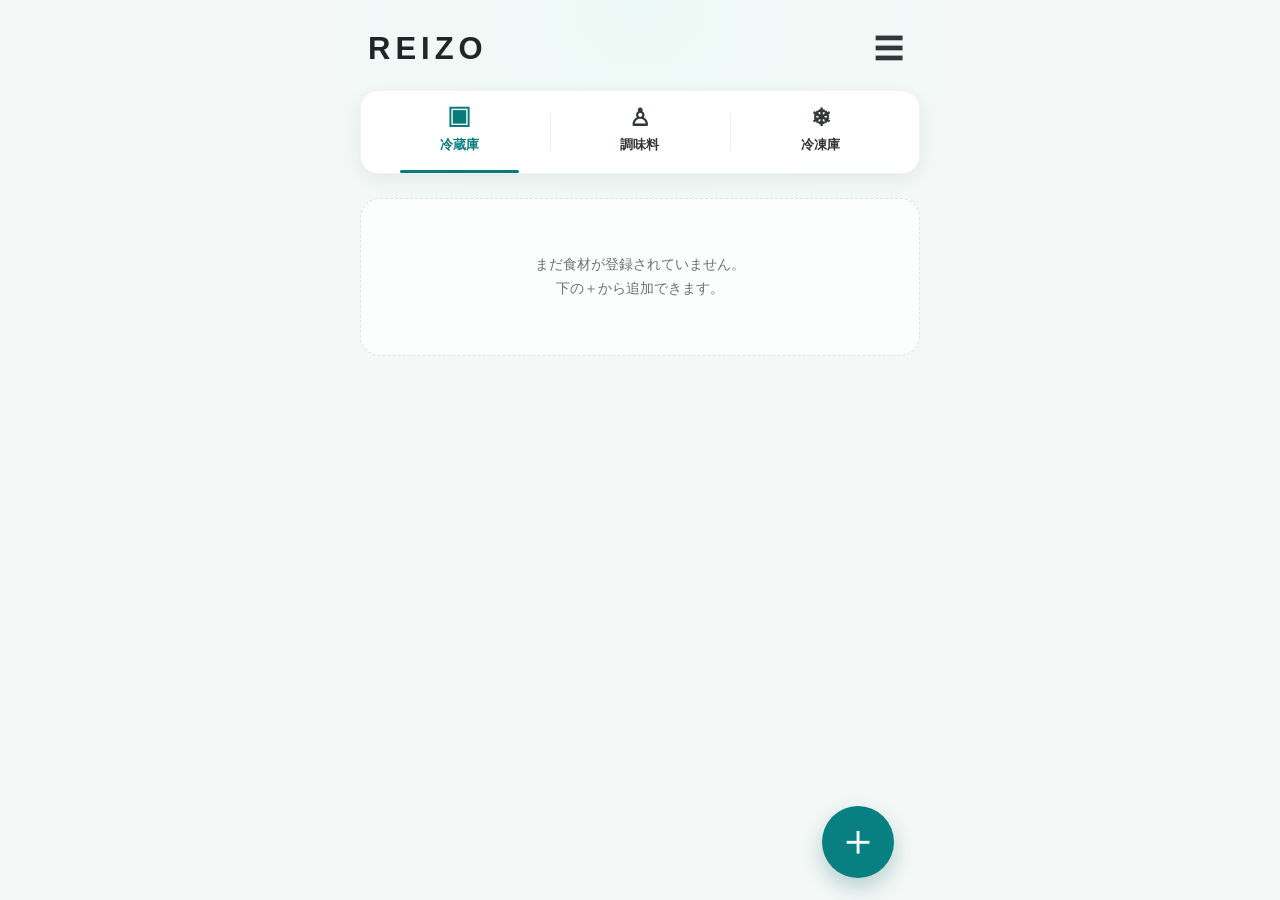
<file: index.html>
<!DOCTYPE html>
<html lang="ja">
<head>
  <meta charset="UTF-8">
  <meta
   name="viewport"
    content="width=device-width, initial-scale=1, viewport-fit=cover"
  >
  <meta name="theme-color" content="#edf7f5">
  <title>REIZO｜冷蔵庫管理</title>
  <!-- REIZO frozen-food implementation: 2026-08-05 -->

  <link rel="stylesheet" href="./style.css">
</head>

<body>
  <main class="app">

<!-- ホーム / 冷蔵庫一覧 -->
<section id="homeScreen" class="screen active home-inventory-screen">
  <header class="ideal-home-header">
    <h1 class="ideal-logo">REIZO</h1>
    <button class="ideal-menu-button" type="button" onclick="toggleHomeMenu()" aria-label="メニュー">☰</button>
  </header>

  <div id="homeMenuPanel" class="ideal-home-menu" hidden>
    <button type="button" onclick="showShoppingList(); closeHomeMenu();">🛒 買い物リスト <span id="shoppingCount">0件</span></button>
    <button type="button" onclick="showScreen('categoryScreen'); closeHomeMenu();">カテゴリー</button>
  </div>

  <nav class="ideal-top-tabs" aria-label="在庫タブ">
    <button class="ideal-top-tab active" type="button" onclick="showScreen('homeScreen')">
      <span class="ideal-tab-icon">▣</span><span>冷蔵庫</span>
    </button>
    <button class="ideal-top-tab" type="button" onclick="showScreen('seasoningScreen')">
      <span class="ideal-tab-icon">♙</span><span>調味料</span>
    </button>
    <button class="ideal-top-tab" type="button" onclick="showScreen('freezerScreen')">
      <span class="ideal-tab-icon">❄</span><span>冷凍庫</span>
    </button>
  </nav>

  <div id="homeInventoryList" class="ideal-inventory-list"></div>

  <button class="ideal-floating-add" type="button" onclick="openAddFood()" aria-label="食材を追加">＋</button>
</section>

    <!-- 食材追加・編集 -->
    <section id="addScreen" class="screen">
      <header class="page-header">
        <button
          class="back-button"
          type="button"
          onclick="showScreen('homeScreen')"
          aria-label="戻る"
        >
          ←
        </button>

        <h2 id="foodFormTitle">食材を追加</h2>
      </header>

      <div class="card">
        <div class="notice">
          食材名と期限は必須です。登録内容は、このブラウザ内に保存されます。
        </div>

        <input id="editingFoodId" type="hidden">

        <div class="field">
          <label for="foodName">
            食材名<span class="required">必須</span>
          </label>

          <input
            id="foodName"
            type="text"
            maxlength="40"
            placeholder="例：豚バラ肉"
            autocomplete="off"
            list="foodSuggestions"
            oninput="autoSelectFoodCategory()"
          >
          <datalist id="foodSuggestions"></datalist>
          <div id="foodAutoDetectNote" class="auto-detect-note"></div>
          <div id="drinkVariantSuggestionArea" class="drink-variant-card" style="display:none;">
            <div class="suggestion-label">商品・容量候補</div>
            <div id="drinkVariantSuggestionButtons" class="suggestion-row"></div>
            <div id="drinkCapacityDisplay" class="drink-capacity-display"></div>
          </div>
          <input id="foodCapacity" type="hidden">
          <input id="drinkVariantLearningKey" type="hidden">
        </div>

        <div class="two-columns">
          <div class="field">
            <label for="foodCategory">カテゴリー</label>

            <select id="foodCategory" onchange="handleManualCategoryChange()">
              <option value="肉">🥩 肉</option>
              <option value="魚">🐟 魚</option>
              <option value="野菜">🥬 野菜</option>
              <option value="果物">🍎 果物</option>
              <option value="卵・乳製品">🥚 卵・乳製品</option>
              <option value="主食">🍚 主食</option>
              <option value="飲み物">🥤 飲み物</option>
              <option value="冷凍食品">❄️ 冷凍食品</option>
              <option value="加工食品">🍱 加工食品</option>
              <option value="その他">📦 その他</option>
            </select>
          </div>
          <div class="field" id="foodTypeField" style="display:none;">
  <label for="foodType">種類</label>

  <select id="foodType" onchange="handleManualTypeChange()">
    <option value="">選択してください</option>
    
    
    
  </select>
</div>

          <div class="field">
            <label for="foodLocation">保存場所</label>

            <select id="foodLocation" onchange="handleManualLocationChange()">
              <option value="冷蔵">冷蔵</option>
              <option value="冷凍">冷凍</option>
              <option value="野菜室">野菜室</option>
              <option value="常温">常温</option>
            </select>
          </div>
        </div>

        <div class="two-columns">
          <div class="field">
            <label for="foodAmount">数量</label>

            <input
              id="foodAmount"
              type="number"
              min="0"
              step="any"
              inputmode="decimal"
              placeholder="例：300"
            >
          </div>

          <div class="field">
            <label for="foodUnit">単位</label>

            <select id="foodUnit" onchange="handleManualUnitChange()">
              <option value="g">g</option>
              <option value="kg">kg</option>
              <option value="個">個</option>
              <option value="丁">丁</option>
              <option value="本">本</option>
              <option value="房">房</option>
              <option value="束">束</option>
              <option value="玉">玉</option>
              <option value="枚">枚</option>
              <option value="切れ">切れ</option>
              <option value="尾">尾</option>
              <option value="袋">袋</option>
              <option value="パック">パック</option>
              <option value="箱">箱</option>
              <option value="ml">ml</option>
              <option value="L">L</option>
              <option value="食">食</option>
              <option value="">単位なし</option>
            </select>
          </div>
        </div>

        <div id="amountSuggestionArea" class="field" style="display:none;">
          <div class="suggestion-label">数量候補（候補外は手入力できます）</div>
          <div id="amountSuggestionButtons" class="suggestion-row"></div>
        </div>

        <div class="field">
          <label for="foodExpiry">
            賞味期限・消費期限<span class="required">必須</span>
          </label>

          <input id="foodExpiry" type="date">
          <div class="suggestion-label">期限をすばやく入力</div>
          <div id="expirySuggestionButtons" class="quick-date-row" aria-label="期限のクイック入力"></div>
          <label class="learning-toggle">
            <input id="foodLearningEnabled" type="checkbox" checked onchange="toggleFoodLearning()">
            よく使う数量・期限・保存場所を優先する
          </label>
        </div>

        <div class="field">
          <label for="foodPurchaseDate">購入日</label>
          <input id="foodPurchaseDate" type="date">
        </div>

        <div class="field">
          <label for="foodNote">メモ</label>

          <textarea
            id="foodNote"
            maxlength="120"
            placeholder="例：開封済み、半分使用など"
          ></textarea>
        </div>

        <div class="button-row">
          <button
            class="secondary-button"
            type="button"
            onclick="cancelFoodForm()"
          >
            キャンセル
          </button>

          <button
            id="foodSaveButton"
            class="primary-button"
            type="button"
            onclick="saveFoodFromForm()"
          >
            登録する
          </button>
        </div>
      </div>
    </section>

    <!-- 冷蔵庫内 -->
    <section id="stockScreen" class="screen">
      <header class="page-header">
        <button
          class="back-button"
          type="button"
          onclick="showScreen('homeScreen')"
          aria-label="戻る"
        >
          ←
        </button>

        <h2>冷蔵庫の中</h2>
        <div class="stock-header-actions">
          <button class="small-button" type="button" onclick="showScreen('freezerScreen')">❄️ 冷凍庫</button>
        </div>
      </header>

      <div class="search-area">
        <input
          id="stockSearch"
          type="search"
          placeholder="食材名を検索"
          oninput="renderStock()"
        >

        <select id="stockSort" onchange="renderStock()">
          <option value="newest" selected>購入日が新しい順</option>
          <option value="expiry">期限が近い順</option>
          <option value="name">名前順</option>
        </select>
      </div>

      <div id="stockCategoryTabs" class="category-tabs"></div>
      <div id="stockList"></div>
    </section>

    <!-- 冷凍庫 -->
    <section id="freezerScreen" class="screen">
      <header class="page-header">
        <button class="back-button" type="button" onclick="showScreen('stockScreen')" aria-label="戻る">←</button>
        <h2>冷凍庫</h2>
      </header>

      <div class="freezer-toolbar">
        <input id="freezerSearch" type="search" placeholder="冷凍庫を検索" oninput="renderFreezer()">
        <select id="freezerSort" onchange="changeFreezerSort()">
          <option value="expiry">賞味期限順</option>
          <option value="name">名前順</option>
          <option value="manual">手動順</option>
        </select>
      </div>

      <div id="freezerList"></div>
    </section>

    <!-- カテゴリー -->
    <section id="categoryScreen" class="screen">
      <header class="page-header">
        <button
          class="back-button"
          type="button"
          onclick="showScreen('homeScreen')"
          aria-label="戻る"
        >
          ←
        </button>

        <h2>カテゴリー</h2>
      </header>

      <div id="categoryList"></div>
    </section>

    <!-- 調味料 -->
    <section id="seasoningScreen" class="screen">
      <header class="page-header">
        <button
          class="back-button"
          type="button"
          onclick="showScreen('homeScreen')"
          aria-label="戻る"
        >
          ←
        </button>

        <h2>調味料</h2>
      </header>

      <button
        class="primary-button"
        type="button"
        onclick="openAddSeasoning()"
        style="margin-bottom: 14px;"
      >
        ＋ 調味料を追加
      </button>

      <div id="seasoningList"></div>
    </section>
<!-- 次回購入 -->
    <section id="shoppingScreen" class="screen">
      <header class="page-header">
        <button
          class="back-button"
          type="button"
          onclick="showScreen('homeScreen')"
          aria-label="戻る"
        >
          ←
        </button>

        <h2>買い物リスト</h2>
      </header>

      <div id="shoppingFoodList"></div>
      <button class="secondary-button past-items-link" type="button" onclick="showPastItems()">過去に登録したもの</button>
    </section>

    <!-- 過去に登録したもの -->
    <section id="pastItemsScreen" class="screen">
      <header class="page-header">
        <button class="back-button" type="button" onclick="showScreen('shoppingScreen')" aria-label="戻る">←</button>
        <h2>過去に登録したもの</h2>
      </header>
      <div id="pastItemsList"></div>
    </section>

    <!-- 再登録 -->
    <section id="reRegisterScreen" class="screen re-register-screen">
      <header class="re-register-header">
        <button class="re-register-back" type="button" onclick="cancelReRegister()" aria-label="戻る">‹</button>
        <h2 id="reRegisterHeaderName"></h2>
        <span class="re-register-header-spacer" aria-hidden="true"></span>
      </header>

      <div class="re-register-main-card">
        <div id="reRegisterFoodIcon" class="re-register-food-icon"></div>
        <h3 id="reRegisterFoodName" class="re-register-food-name"></h3>
        <div id="reRegisterLocationBadge" class="re-register-location-badge"></div>

        <div class="re-register-divider"></div>

        <label class="re-register-row" for="reRegisterPurchaseDate">
          <span>購入日</span>
          <input id="reRegisterPurchaseDate" type="date">
        </label>

        <label class="re-register-row" for="reRegisterExpiry">
          <span>期限</span>
          <input id="reRegisterExpiry" type="date">
        </label>

        <button id="reRegisterEggCountRow" class="re-register-row re-register-egg-row" type="button" onclick="openEggCountSheet()" style="display:none;">
          <span>残り個数</span>
          <span class="re-register-row-value"><span id="reRegisterEggCountText">未選択</span><span class="re-register-chevron">›</span></span>
        </button>
      </div>

      <div class="re-register-memo-card">
        <h3>メモ</h3>
        <textarea id="reRegisterNote" maxlength="120" placeholder="メモを入力（任意）"></textarea>
        <p>メモはご自由にお使いください。</p>
      </div>

      <div class="re-register-fixed-action">
        <button class="re-register-submit" type="button" onclick="saveReRegister()">登録する</button>
      </div>
    </section>

    <!-- 食材 簡易在庫編集 -->
    <section id="quickStockEditScreen" class="screen">
      <header class="page-header">
        <button class="back-button" type="button" onclick="closeQuickStockEdit()" aria-label="戻る">←</button>
        <h2>簡易在庫編集</h2>
      </header>

      <div class="card quick-stock-card">
        <h3 id="quickStockFoodName" class="quick-stock-name"></h3>
        <div class="quick-stock-label">現在数量</div>
        <div class="quick-stock-quantity-row">
          <button id="quickMinusButton" class="quantity-step-button" type="button" onclick="adjustQuickStockQuantity(-1)">−</button>
          <div id="quickStockQuantity" class="quick-stock-quantity"></div>
          <button id="quickPlusButton" class="quantity-step-button" type="button" onclick="adjustQuickStockQuantity(1)">＋</button>
        </div>

        <button id="quickUseUpButton" class="danger-button quick-stock-action" type="button" onclick="useUpCurrentFood()">使い切った</button>
        <button class="primary-button quick-stock-action" type="button" onclick="openBuyMoreFromQuick()">買い足した</button>
        <button class="secondary-button quick-stock-action" type="button" onclick="openDetailedEditFromQuick()">登録内容を修正する</button>
      </div>
    </section>

    <!-- 食材 買い足し -->
    <section id="buyMoreScreen" class="screen">
      <header class="page-header">
        <button class="back-button" type="button" onclick="cancelBuyMore()" aria-label="戻る">←</button>
        <h2>買い足した</h2>
      </header>

      <div class="card">
        <h3 id="buyMoreFoodName" class="quick-stock-name"></h3>

        <div class="field">
          <label>追加数量</label>
          <div id="buyMoreAmountSuggestions" class="suggestion-row"></div>
          <div id="buyMoreUnitLabel" class="suggestion-label"></div>
          <button id="buyMoreCustomAmountButton" class="small-button buy-more-custom-button" type="button" onclick="showBuyMoreCustomAmount()">その他の数量を入力</button>
          <div id="buyMoreCustomAmountArea" class="buy-more-custom-area" style="display:none;">
            <div class="buy-more-amount-input-row">
              <input id="buyMoreAmount" type="number" min="0" step="any" inputmode="decimal" placeholder="数量">
              <span id="buyMoreUnit" class="buy-more-unit"></span>
            </div>
          </div>
          <input id="buyMoreSelectedAmount" type="hidden">
          <div id="buyMoreAmountError" class="inline-error"></div>
        </div>

        <div class="field">
          <label for="buyMoreExpiry">新しく購入した分の期限</label>
          <input id="buyMoreExpiry" type="date">
          <div id="buyMoreExpiryError" class="inline-error"></div>
        </div>

        <div class="field buy-more-purchase-date-block">
          <div id="buyMorePurchaseDateSummary" class="buy-more-purchase-date-summary"></div>
          <button class="small-button" type="button" onclick="toggleBuyMorePurchaseDate()">購入日を変更</button>
          <div id="buyMorePurchaseDateArea" style="display:none; margin-top:10px;">
            <input id="buyMorePurchaseDate" type="date" onchange="updateBuyMorePurchaseDateSummary()">
          </div>
        </div>

        <button class="primary-button" type="button" onclick="saveBuyMore()">追加する</button>
      </div>
    </section>

    <!-- 調味料追加・編集 -->
    <section id="seasoningFormScreen" class="screen">
      <header class="page-header">
        <button
          class="back-button"
          type="button"
          onclick="showScreen('seasoningScreen')"
          aria-label="戻る"
        >
          ←
        </button>

        <h2 id="seasoningFormTitle">調味料を追加</h2>
      </header>

      <div class="card">
        <input id="editingSeasoningId" type="hidden">

        <div class="field">
          <label for="seasoningName">
            調味料名<span class="required">必須</span>
          </label>

          <input
            id="seasoningName"
            type="text"
            maxlength="40"
            placeholder="例：しょうゆ"
          oninput="autoSelectSeasoningType()"
          >
        </div>
<div class="field">
  <label for="seasoningType">種類</label>

  <select id="seasoningType">
    <option value="">選択してください</option>
    <option value="基本調味料">🧂 基本調味料</option>
    <option value="ソース">🥫 ソース</option>
    <option value="油">🫗 油</option>
    <option value="だし">🍲 だし</option>
    <option value="香辛料">🌶️ 香辛料</option>
    <option value="ドレッシング">🥗 ドレッシング</option>
    <option value="その他">📦 その他</option>
  </select>
</div>
        <div class="two-columns">
          <div class="field">
            <label for="seasoningAmount">残量・数量</label>

            <input
              id="seasoningAmount"
              type="text"
              maxlength="30"
              placeholder="例：半分、1本"
            >
          </div>

          <div class="field">
            <label for="seasoningLocation">保存場所</label>

            <select id="seasoningLocation">
              <option value="冷蔵">冷蔵</option>
              <option value="常温">常温</option>
              <option value="冷凍">冷凍</option>
            </select>
          </div>
        </div>

        <div class="field">
          <label for="seasoningExpiry">期限</label>
          <input id="seasoningExpiry" type="date">
        </div>

        <div class="field">
          <label for="seasoningNote">メモ</label>

          <textarea
            id="seasoningNote"
            maxlength="120"
            placeholder="例：開封済み、買い足し予定など"
          ></textarea>
        </div>

        <div class="button-row">
          <button
            class="secondary-button"
            type="button"
            onclick="showScreen('seasoningScreen')"
          >
            キャンセル
          </button>

          <button
            id="seasoningSaveButton"
            class="primary-button"
            type="button"
            onclick="saveSeasoningFromForm()"
          >
            登録する
          </button>
        </div>
      </div>
    </section>

  </main>

  <div id="useUpConfirmModal" class="freeze-modal" aria-hidden="true">
    <div class="freeze-modal-card" role="dialog" aria-modal="true" aria-labelledby="useUpConfirmTitle">
      <h3 id="useUpConfirmTitle">次回購入に追加しますか？</h3>
      <div class="button-row">
        <button class="secondary-button" type="button" onclick="finishUseUp(false)">追加しない</button>
        <button class="primary-button" type="button" onclick="finishUseUp(true)">追加する</button>
      </div>
    </div>
  </div>

  <div id="freezeSplitModal" class="freeze-modal" aria-hidden="true">
    <div class="freeze-modal-card" role="dialog" aria-modal="true" aria-labelledby="freezeSplitTitle">
      <h3 id="freezeSplitTitle">❄️ 小分け（冷凍）</h3>
      <p id="freezeSplitFoodName" class="freeze-modal-note"></p>
      <div id="freezeWheelValue" class="freeze-wheel-value">000g</div>
      <div id="freezeWheel" class="freeze-wheel"></div>
      <div class="freeze-wheel-labels"><span>100の位</span><span>10の位</span><span>1の位</span></div>
      <div class="button-row">
        <button class="secondary-button" type="button" onclick="closeFreezeSplitModal()">キャンセル</button>
        <button class="primary-button" type="button" onclick="confirmFreezeSplit()">冷凍する</button>
      </div>
    </div>
  </div>

  <div id="eggCountSheet" class="egg-count-sheet" aria-hidden="true">
    <div class="egg-count-sheet-card" role="dialog" aria-modal="true" aria-labelledby="eggCountSheetTitle">
      <div class="egg-count-sheet-handle"></div>
      <div class="egg-count-sheet-header">
        <h3 id="eggCountSheetTitle">残り個数を選択</h3>
        <button type="button" onclick="closeEggCountSheet()">完了</button>
      </div>
      <div id="eggCountOptions" class="egg-count-options"></div>
      <p>残っている個数を選択してください。</p>
    </div>
  </div>

  <div id="toast" class="toast"></div>

  <script src="./app.js"></script>
</body>
</html>
</file>
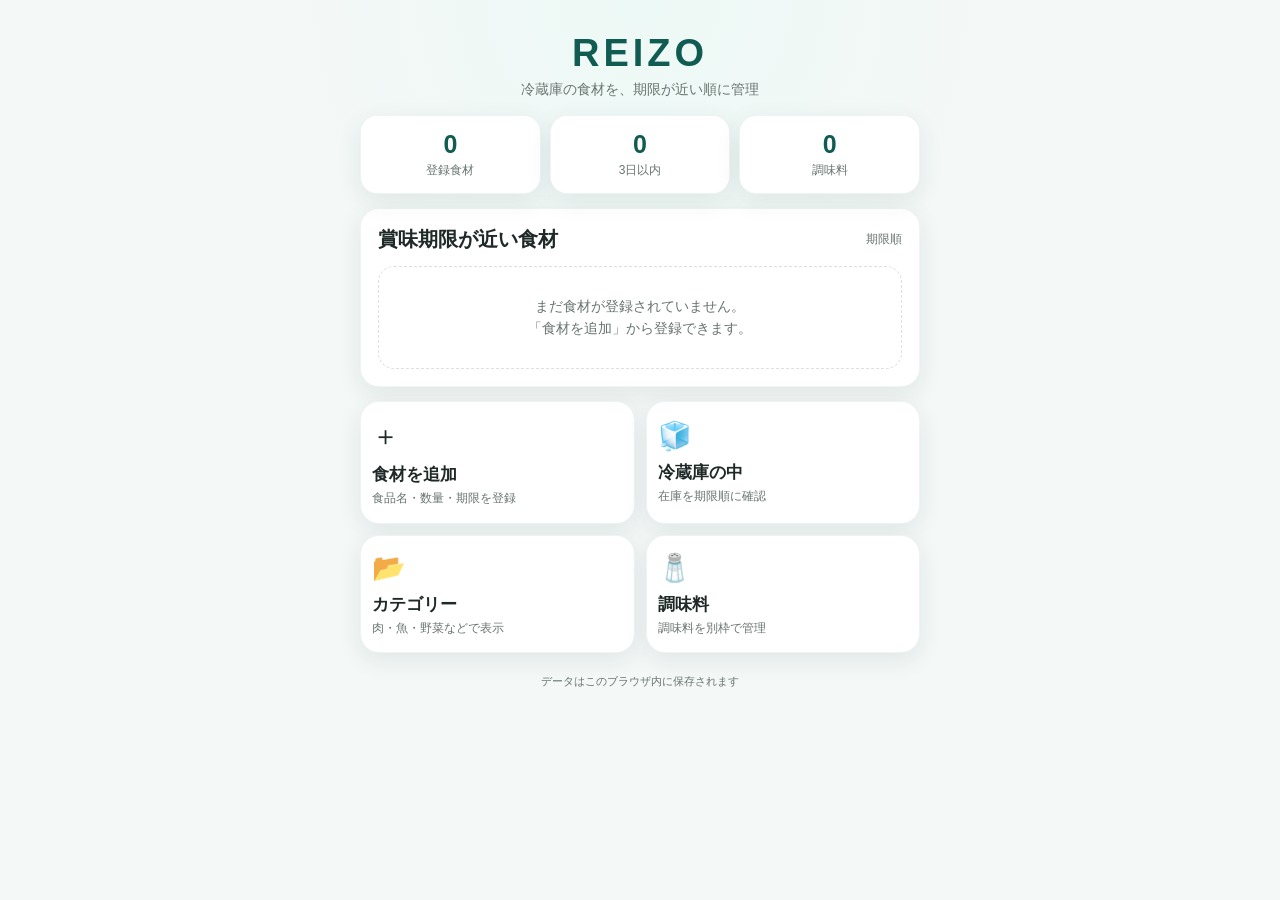
<file: REIZO.html>
<!DOCTYPE html>
<html lang="ja">
<head>
  <meta charset="UTF-8">
  <meta
    name="viewport"
    content="width=device-width, initial-scale=1, viewport-fit=cover"
  >
  <meta name="theme-color" content="#edf7f5">
  <title>REIZO｜冷蔵庫管理</title>

  <style>
    :root {
      --main: #19796b;
      --main-dark: #105c52;
      --main-light: #dff3ef;
      --background: #f4f8f7;
      --card: #ffffff;
      --text: #1f2927;
      --subtext: #697471;
      --border: #d9e2df;
      --danger: #d64545;
      --warning: #e89024;
      --yellow: #d6ac18;
      --safe: #33985c;
      --shadow: 0 7px 24px rgba(24, 67, 59, 0.09);
    }

    * {
      box-sizing: border-box;
    }

    html {
      scroll-behavior: smooth;
    }

    body {
      margin: 0;
      min-height: 100vh;
      padding:
        calc(14px + env(safe-area-inset-top))
        14px
        calc(36px + env(safe-area-inset-bottom));
      color: var(--text);
      background:
        radial-gradient(circle at top, #edf9f6 0, var(--background) 360px);
      font-family:
        -apple-system,
        BlinkMacSystemFont,
        "Segoe UI",
        "Helvetica Neue",
        Arial,
        sans-serif;
    }

    button,
    input,
    select,
    textarea {
      font: inherit;
    }

    button {
      touch-action: manipulation;
    }

    .app {
      width: 100%;
      max-width: 560px;
      margin: 0 auto;
    }

    .screen {
      display: none;
      animation: fadeIn 0.18s ease;
    }

    .screen.active {
      display: block;
    }

    @keyframes fadeIn {
      from {
        opacity: 0;
        transform: translateY(4px);
      }

      to {
        opacity: 1;
        transform: translateY(0);
      }
    }

    .hero {
      padding: 18px 8px 16px;
      text-align: center;
    }

    .logo {
      margin: 0;
      color: var(--main-dark);
      font-size: 38px;
      font-weight: 900;
      letter-spacing: 4px;
    }

    .subtitle {
      margin: 6px 0 0;
      color: var(--subtext);
      font-size: 14px;
    }

    .summary-grid {
      display: grid;
      grid-template-columns: repeat(3, 1fr);
      gap: 9px;
      margin-bottom: 14px;
    }

    .summary-card {
      padding: 14px 6px;
      border: 1px solid rgba(25, 121, 107, 0.08);
      border-radius: 17px;
      background: var(--card);
      box-shadow: var(--shadow);
      text-align: center;
    }

    .summary-number {
      display: block;
      color: var(--main-dark);
      font-size: 25px;
      font-weight: 900;
    }

    .summary-label {
      display: block;
      margin-top: 3px;
      color: var(--subtext);
      font-size: 12px;
    }

    .card {
      margin-bottom: 14px;
      padding: 17px;
      border: 1px solid rgba(25, 121, 107, 0.07);
      border-radius: 19px;
      background: var(--card);
      box-shadow: var(--shadow);
    }

    .section-title {
      display: flex;
      align-items: center;
      justify-content: space-between;
      gap: 12px;
      margin: 0 0 13px;
      font-size: 20px;
    }

    .section-note {
      color: var(--subtext);
      font-size: 12px;
      font-weight: 500;
    }

    .menu-grid {
      display: grid;
      grid-template-columns: repeat(2, 1fr);
      gap: 11px;
      margin-bottom: 14px;
    }

    .menu-button {
      min-height: 108px;
      padding: 16px 11px;
      border: 1px solid rgba(25, 121, 107, 0.08);
      border-radius: 19px;
      color: var(--text);
      background: var(--card);
      box-shadow: var(--shadow);
      cursor: pointer;
      text-align: left;
      transition:
        transform 0.12s ease,
        box-shadow 0.12s ease;
    }

    .menu-button:active {
      transform: scale(0.97);
      box-shadow: none;
    }

    .menu-icon {
      display: block;
      margin-bottom: 9px;
      font-size: 27px;
    }

    .menu-title {
      display: block;
      font-size: 17px;
      font-weight: 800;
    }

    .menu-description {
      display: block;
      margin-top: 4px;
      color: var(--subtext);
      font-size: 12px;
      line-height: 1.4;
    }

    .page-header {
      display: flex;
      align-items: center;
      gap: 11px;
      padding: 9px 0 15px;
    }

    .page-header h2 {
      margin: 0;
      font-size: 25px;
    }

    .back-button {
      flex: 0 0 auto;
      width: 44px;
      height: 44px;
      border: 1px solid var(--border);
      border-radius: 14px;
      color: var(--main-dark);
      background: white;
      cursor: pointer;
      font-size: 22px;
      font-weight: bold;
      box-shadow: 0 4px 13px rgba(0, 0, 0, 0.06);
    }

    .field {
      margin-bottom: 14px;
    }

    label {
      display: block;
      margin-bottom: 6px;
      font-size: 14px;
      font-weight: 800;
    }

    .required {
      margin-left: 4px;
      color: var(--danger);
      font-size: 11px;
    }

    input,
    select,
    textarea {
      width: 100%;
      padding: 13px 14px;
      border: 1px solid var(--border);
      border-radius: 13px;
      outline: none;
      color: var(--text);
      background: white;
      font-size: 16px;
      transition:
        border-color 0.15s ease,
        box-shadow 0.15s ease;
    }

    textarea {
      min-height: 85px;
      resize: vertical;
    }

    input:focus,
    select:focus,
    textarea:focus {
      border-color: var(--main);
      box-shadow: 0 0 0 3px rgba(25, 121, 107, 0.12);
    }

    .two-columns {
      display: grid;
      grid-template-columns: 1fr 1fr;
      gap: 11px;
    }

    .button-row {
      display: grid;
      grid-template-columns: 1fr 1fr;
      gap: 10px;
      margin-top: 18px;
    }

    .primary-button,
    .secondary-button,
    .danger-button {
      width: 100%;
      min-height: 49px;
      padding: 12px;
      border-radius: 14px;
      cursor: pointer;
      font-weight: 800;
    }

    .primary-button {
      border: none;
      color: white;
      background: var(--main);
    }

    .primary-button:active {
      background: var(--main-dark);
    }

    .secondary-button {
      border: 1px solid var(--border);
      color: var(--text);
      background: white;
    }

    .danger-button {
      border: 1px solid #f1c4c4;
      color: var(--danger);
      background: #fff7f7;
    }

    .notice {
      margin-bottom: 15px;
      padding: 12px 13px;
      border-radius: 13px;
      color: #245e55;
      background: var(--main-light);
      font-size: 13px;
      line-height: 1.55;
    }

    .search-area {
      display: grid;
      grid-template-columns: 1fr 125px;
      gap: 9px;
      margin-bottom: 13px;
    }

    .category-tabs {
      display: flex;
      gap: 8px;
      margin: 0 -2px 14px;
      padding: 2px 2px 6px;
      overflow-x: auto;
      scrollbar-width: none;
    }

    .category-tabs::-webkit-scrollbar {
      display: none;
    }

    .chip {
      flex: 0 0 auto;
      padding: 9px 14px;
      border: 1px solid var(--border);
      border-radius: 999px;
      color: var(--subtext);
      background: white;
      cursor: pointer;
      font-size: 13px;
      font-weight: 700;
    }

    .chip.active {
      border-color: var(--main);
      color: white;
      background: var(--main);
    }

    .food-item {
      position: relative;
      margin-bottom: 10px;
      padding: 15px 14px 13px 17px;
      border: 1px solid rgba(0, 0, 0, 0.04);
      border-left: 6px solid var(--safe);
      border-radius: 16px;
      background: white;
      box-shadow: 0 4px 14px rgba(25, 67, 59, 0.07);
    }

    .food-item.expired {
      border-left-color: var(--danger);
      background: #fff4f4;
    }

    .food-item.today {
      border-left-color: var(--danger);
      background: #fff4f4;
    }

    .food-item.soon {
      border-left-color: var(--warning);
      background: #fff9ef;
    }

    .food-item.week {
      border-left-color: var(--yellow);
      background: #fffcef;
    }

    .food-item.safe {
      border-left-color: var(--safe);
      background: #f8fff9;
    }

    .food-heading {
      display: flex;
      align-items: flex-start;
      justify-content: space-between;
      gap: 10px;
    }

    .food-name {
      margin: 0;
      font-size: 18px;
      font-weight: 900;
      overflow-wrap: anywhere;
    }

    .status-badge {
      flex: 0 0 auto;
      padding: 5px 8px;
      border-radius: 999px;
      color: white;
      background: var(--safe);
      font-size: 11px;
      font-weight: 800;
    }

    .status-badge.expired,
    .status-badge.today {
      background: var(--danger);
    }

    .status-badge.soon {
      background: var(--warning);
    }

    .status-badge.week {
      background: var(--yellow);
    }

    .food-info {
      margin-top: 7px;
      color: var(--subtext);
      font-size: 13px;
      line-height: 1.6;
    }

    .food-note {
      margin-top: 6px;
      padding-top: 6px;
      border-top: 1px dashed rgba(0, 0, 0, 0.1);
      color: #4f5e5a;
      font-size: 12px;
    }

    .item-actions {
      display: flex;
      justify-content: flex-end;
      gap: 7px;
      margin-top: 10px;
    }

    .small-button {
      padding: 7px 11px;
      border: 1px solid var(--border);
      border-radius: 10px;
      background: white;
      cursor: pointer;
      font-size: 12px;
      font-weight: 700;
    }

    .small-button.delete {
      border-color: #f0caca;
      color: var(--danger);
      background: #fffafa;
    }

    .empty {
      padding: 28px 15px;
      border: 1px dashed var(--border);
      border-radius: 16px;
      color: var(--subtext);
      background: rgba(255, 255, 255, 0.7);
      text-align: center;
      font-size: 14px;
      line-height: 1.6;
    }

    .category-block {
      margin-bottom: 14px;
    }

    .category-heading {
      display: flex;
      align-items: center;
      justify-content: space-between;
      margin: 0 0 9px;
      padding: 0 3px;
    }

    .category-heading h3 {
      margin: 0;
      font-size: 18px;
    }

    .category-count {
      color: var(--subtext);
      font-size: 12px;
    }

    .footer-note {
      margin: 21px 0 5px;
      color: var(--subtext);
      text-align: center;
      font-size: 11px;
    }

    .toast {
      position: fixed;
      z-index: 100;
      right: 16px;
      bottom: calc(18px + env(safe-area-inset-bottom));
      left: 16px;
      max-width: 520px;
      margin: 0 auto;
      padding: 13px 16px;
      border-radius: 14px;
      color: white;
      background: #263632;
      box-shadow: 0 8px 25px rgba(0, 0, 0, 0.22);
      opacity: 0;
      pointer-events: none;
      text-align: center;
      transform: translateY(18px);
      transition:
        opacity 0.22s ease,
        transform 0.22s ease;
    }

    .toast.show {
      opacity: 1;
      transform: translateY(0);
    }

    @media (max-width: 390px) {
      .two-columns,
      .button-row {
        grid-template-columns: 1fr;
      }

      .search-area {
        grid-template-columns: 1fr;
      }

      .menu-button {
        min-height: 100px;
      }
    }
  </style>
</head>

<body>
  <main class="app">

    <!-- ホーム -->
    <section id="homeScreen" class="screen active">
      <header class="hero">
        <h1 class="logo">REIZO</h1>
        <p class="subtitle">冷蔵庫の食材を、期限が近い順に管理</p>
      </header>

      <div class="summary-grid">
        <div class="summary-card">
          <span id="totalCount" class="summary-number">0</span>
          <span class="summary-label">登録食材</span>
        </div>

        <div class="summary-card">
          <span id="urgentCount" class="summary-number">0</span>
          <span class="summary-label">3日以内</span>
        </div>

        <div class="summary-card">
          <span id="seasoningCount" class="summary-number">0</span>
          <span class="summary-label">調味料</span>
        </div>
      </div>

      <div class="card">
        <h2 class="section-title">
          賞味期限が近い食材
          <span class="section-note">期限順</span>
        </h2>

        <div id="urgentList"></div>
      </div>

      <div class="menu-grid">
        <button
          class="menu-button"
          type="button"
          onclick="openAddFood()"
        >
          <span class="menu-icon">＋</span>
          <span class="menu-title">食材を追加</span>
          <span class="menu-description">
            食品名・数量・期限を登録
          </span>
        </button>

        <button
          class="menu-button"
          type="button"
          onclick="showScreen('stockScreen')"
        >
          <span class="menu-icon">🧊</span>
          <span class="menu-title">冷蔵庫の中</span>
          <span class="menu-description">
            在庫を期限順に確認
          </span>
        </button>

        <button
          class="menu-button"
          type="button"
          onclick="showScreen('categoryScreen')"
        >
          <span class="menu-icon">📂</span>
          <span class="menu-title">カテゴリー</span>
          <span class="menu-description">
            肉・魚・野菜などで表示
          </span>
        </button>

        <button
          class="menu-button"
          type="button"
          onclick="showScreen('seasoningScreen')"
        >
          <span class="menu-icon">🧂</span>
          <span class="menu-title">調味料</span>
          <span class="menu-description">
            調味料を別枠で管理
          </span>
        </button>
      </div>

      <p class="footer-note">
        データはこのブラウザ内に保存されます
      </p>
    </section>

    <!-- 食材追加・編集 -->
    <section id="addScreen" class="screen">
      <header class="page-header">
        <button
          class="back-button"
          type="button"
          onclick="showScreen('homeScreen')"
          aria-label="戻る"
        >
          ←
        </button>

        <h2 id="foodFormTitle">食材を追加</h2>
      </header>

      <div class="card">
        <div class="notice">
          食材名と期限は必須です。登録内容は、このブラウザ内に保存されます。
        </div>

        <input id="editingFoodId" type="hidden">

        <div class="field">
          <label for="foodName">
            食材名<span class="required">必須</span>
          </label>

          <input
            id="foodName"
            type="text"
            maxlength="40"
            placeholder="例：豚バラ肉"
            autocomplete="off"
          >
        </div>

        <div class="two-columns">
          <div class="field">
            <label for="foodCategory">カテゴリー</label>

            <select id="foodCategory">
              <option value="肉">肉</option>
              <option value="魚">魚</option>
              <option value="野菜">野菜</option>
              <option value="果物">果物</option>
              <option value="卵・乳製品">卵・乳製品</option>
              <option value="主食">主食</option>
              <option value="飲み物">飲み物</option>
              <option value="冷凍食品">冷凍食品</option>
              <option value="加工食品">加工食品</option>
              <option value="その他">その他</option>
            </select>
          </div>

          <div class="field">
            <label for="foodLocation">保存場所</label>

            <select id="foodLocation">
              <option value="冷蔵">冷蔵</option>
              <option value="冷凍">冷凍</option>
              <option value="野菜室">野菜室</option>
              <option value="常温">常温</option>
            </select>
          </div>
        </div>

        <div class="two-columns">
          <div class="field">
            <label for="foodAmount">数量</label>

            <input
              id="foodAmount"
              type="number"
              min="0"
              step="any"
              inputmode="decimal"
              placeholder="例：300"
            >
          </div>

          <div class="field">
            <label for="foodUnit">単位</label>

            <select id="foodUnit">
              <option value="g">g</option>
              <option value="kg">kg</option>
              <option value="個">個</option>
              <option value="本">本</option>
              <option value="枚">枚</option>
              <option value="袋">袋</option>
              <option value="パック">パック</option>
              <option value="箱">箱</option>
              <option value="ml">ml</option>
              <option value="L">L</option>
              <option value="食">食</option>
              <option value="">単位なし</option>
            </select>
          </div>
        </div>

        <div class="field">
          <label for="foodExpiry">
            賞味期限・消費期限<span class="required">必須</span>
          </label>

          <input id="foodExpiry" type="date">
        </div>

        <div class="field">
          <label for="foodPurchaseDate">購入日</label>
          <input id="foodPurchaseDate" type="date">
        </div>

        <div class="field">
          <label for="foodNote">メモ</label>

          <textarea
            id="foodNote"
            maxlength="120"
            placeholder="例：開封済み、半分使用など"
          ></textarea>
        </div>

        <div class="button-row">
          <button
            class="secondary-button"
            type="button"
            onclick="cancelFoodForm()"
          >
            キャンセル
          </button>

          <button
            id="foodSaveButton"
            class="primary-button"
            type="button"
            onclick="saveFoodFromForm()"
          >
            登録する
          </button>
        </div>
      </div>
    </section>

    <!-- 冷蔵庫内 -->
    <section id="stockScreen" class="screen">
      <header class="page-header">
        <button
          class="back-button"
          type="button"
          onclick="showScreen('homeScreen')"
          aria-label="戻る"
        >
          ←
        </button>

        <h2>冷蔵庫の中</h2>
      </header>

      <div class="search-area">
        <input
          id="stockSearch"
          type="search"
          placeholder="食材名を検索"
          oninput="renderStock()"
        >

        <select id="stockSort" onchange="renderStock()">
          <option value="expiry">期限が近い順</option>
          <option value="newest">登録が新しい順</option>
          <option value="name">名前順</option>
        </select>
      </div>

      <div id="stockCategoryTabs" class="category-tabs"></div>
      <div id="stockList"></div>
    </section>

    <!-- カテゴリー -->
    <section id="categoryScreen" class="screen">
      <header class="page-header">
        <button
          class="back-button"
          type="button"
          onclick="showScreen('homeScreen')"
          aria-label="戻る"
        >
          ←
        </button>

        <h2>カテゴリー</h2>
      </header>

      <div id="categoryList"></div>
    </section>

    <!-- 調味料 -->
    <section id="seasoningScreen" class="screen">
      <header class="page-header">
        <button
          class="back-button"
          type="button"
          onclick="showScreen('homeScreen')"
          aria-label="戻る"
        >
          ←
        </button>

        <h2>調味料</h2>
      </header>

      <button
        class="primary-button"
        type="button"
        onclick="openAddSeasoning()"
        style="margin-bottom: 14px;"
      >
        ＋ 調味料を追加
      </button>

      <div id="seasoningList"></div>
    </section>

    <!-- 調味料追加・編集 -->
    <section id="seasoningFormScreen" class="screen">
      <header class="page-header">
        <button
          class="back-button"
          type="button"
          onclick="showScreen('seasoningScreen')"
          aria-label="戻る"
        >
          ←
        </button>

        <h2 id="seasoningFormTitle">調味料を追加</h2>
      </header>

      <div class="card">
        <input id="editingSeasoningId" type="hidden">

        <div class="field">
          <label for="seasoningName">
            調味料名<span class="required">必須</span>
          </label>

          <input
            id="seasoningName"
            type="text"
            maxlength="40"
            placeholder="例：しょうゆ"
          >
        </div>

        <div class="two-columns">
          <div class="field">
            <label for="seasoningAmount">残量・数量</label>

            <input
              id="seasoningAmount"
              type="text"
              maxlength="30"
              placeholder="例：半分、1本"
            >
          </div>

          <div class="field">
            <label for="seasoningLocation">保存場所</label>

            <select id="seasoningLocation">
              <option value="冷蔵">冷蔵</option>
              <option value="常温">常温</option>
              <option value="冷凍">冷凍</option>
            </select>
          </div>
        </div>

        <div class="field">
          <label for="seasoningExpiry">期限</label>
          <input id="seasoningExpiry" type="date">
        </div>

        <div class="field">
          <label for="seasoningNote">メモ</label>

          <textarea
            id="seasoningNote"
            maxlength="120"
            placeholder="例：開封済み、買い足し予定など"
          ></textarea>
        </div>

        <div class="button-row">
          <button
            class="secondary-button"
            type="button"
            onclick="showScreen('seasoningScreen')"
          >
            キャンセル
          </button>

          <button
            id="seasoningSaveButton"
            class="primary-button"
            type="button"
            onclick="saveSeasoningFromForm()"
          >
            登録する
          </button>
        </div>
      </div>
    </section>

  </main>

  <div id="toast" class="toast"></div>

  <script>
    const FOOD_STORAGE_KEY = "reizo_foods_v1";
    const SEASONING_STORAGE_KEY = "reizo_seasonings_v1";

    let foods = readStorage(FOOD_STORAGE_KEY);
    let seasonings = readStorage(SEASONING_STORAGE_KEY);
    let selectedStockCategory = "すべて";
    let toastTimer = null;

    function readStorage(key) {
      try {
        const data = JSON.parse(localStorage.getItem(key));
        return Array.isArray(data) ? data : [];
      } catch (error) {
        return [];
      }
    }

    function writeStorage(key, value) {
      localStorage.setItem(key, JSON.stringify(value));
    }

    function saveFoods() {
      writeStorage(FOOD_STORAGE_KEY, foods);
    }

    function saveSeasonings() {
      writeStorage(SEASONING_STORAGE_KEY, seasonings);
    }

    function showScreen(screenId) {
      document.querySelectorAll(".screen").forEach(function(screen) {
        screen.classList.remove("active");
      });

      const target = document.getElementById(screenId);

      if (!target) {
        return;
      }

      target.classList.add("active");

      if (screenId === "homeScreen") {
        renderHome();
      }

      if (screenId === "stockScreen") {
        renderStockCategoryTabs();
        renderStock();
      }

      if (screenId === "categoryScreen") {
        renderCategories();
      }

      if (screenId === "seasoningScreen") {
        renderSeasonings();
      }

      window.scrollTo({
        top: 0,
        behavior: "smooth"
      });
    }

    function renderHome() {
      document.getElementById("totalCount").textContent = foods.length;
      document.getElementById("seasoningCount").textContent =
        seasonings.length;

      const urgentFoods = sortFoodsByExpiry(foods).filter(function(food) {
        return getDaysLeft(food.expiry) <= 3;
      });

      document.getElementById("urgentCount").textContent =
        urgentFoods.length;

      const urgentList = document.getElementById("urgentList");

      if (foods.length === 0) {
        urgentList.innerHTML = createEmptyHtml(
          "まだ食材が登録されていません。<br>「食材を追加」から登録できます。"
        );
        return;
      }

      const displayFoods = sortFoodsByExpiry(foods).filter(function(food) {
        return getDaysLeft(food.expiry) <= 7;
      });

      if (displayFoods.length === 0) {
        urgentList.innerHTML = createEmptyHtml(
          "7日以内に期限が来る食材はありません。"
        );
        return;
      }

      urgentList.innerHTML = displayFoods
        .slice(0, 5)
        .map(function(food) {
          return createFoodHtml(food, false);
        })
        .join("");
    }

    function openAddFood() {
      resetFoodForm();

      document.getElementById("foodPurchaseDate").value =
        getTodayString();

      document.getElementById("foodFormTitle").textContent =
        "食材を追加";

      document.getElementById("foodSaveButton").textContent =
        "登録する";

      showScreen("addScreen");
    }

    function editFood(id) {
      const food = foods.find(function(item) {
        return item.id === id;
      });

      if (!food) {
        return;
      }

      document.getElementById("editingFoodId").value = food.id;
      document.getElementById("foodName").value = food.name || "";
      document.getElementById("foodCategory").value =
        food.category || "その他";

      document.getElementById("foodLocation").value =
        food.location || "冷蔵";

      document.getElementById("foodAmount").value =
        food.amount ?? "";

      document.getElementById("foodUnit").value =
        food.unit ?? "";

      document.getElementById("foodExpiry").value =
        food.expiry || "";

      document.getElementById("foodPurchaseDate").value =
        food.purchaseDate || "";

      document.getElementById("foodNote").value =
        food.note || "";

      document.getElementById("foodFormTitle").textContent =
        "食材を編集";

      document.getElementById("foodSaveButton").textContent =
        "変更を保存";

      showScreen("addScreen");
    }

    function saveFoodFromForm() {
      const editingId =
        document.getElementById("editingFoodId").value;

      const name =
        document.getElementById("foodName").value.trim();

      const category =
        document.getElementById("foodCategory").value;

      const location =
        document.getElementById("foodLocation").value;

      const amount =
        document.getElementById("foodAmount").value;

      const unit =
        document.getElementById("foodUnit").value;

      const expiry =
        document.getElementById("foodExpiry").value;

      const purchaseDate =
        document.getElementById("foodPurchaseDate").value;

      const note =
        document.getElementById("foodNote").value.trim();

      if (!name) {
        alert("食材名を入力してください。");
        document.getElementById("foodName").focus();
        return;
      }

      if (!expiry) {
        alert("賞味期限・消費期限を入力してください。");
        document.getElementById("foodExpiry").focus();
        return;
      }

      if (editingId) {
        const foodIndex = foods.findIndex(function(food) {
          return String(food.id) === String(editingId);
        });

        if (foodIndex !== -1) {
          foods[foodIndex] = {
            ...foods[foodIndex],
            name: name,
            category: category,
            location: location,
            amount: amount,
            unit: unit,
            expiry: expiry,
            purchaseDate: purchaseDate,
            note: note,
            updatedAt: new Date().toISOString()
          };
        }

        showToast("食材を変更しました");
      } else {
        foods.push({
          id: Date.now(),
          name: name,
          category: category,
          location: location,
          amount: amount,
          unit: unit,
          expiry: expiry,
          purchaseDate: purchaseDate,
          note: note,
          createdAt: new Date().toISOString(),
          updatedAt: new Date().toISOString()
        });

        showToast("食材を登録しました");
      }

      saveFoods();
      resetFoodForm();
      showScreen("homeScreen");
    }

    function cancelFoodForm() {
      resetFoodForm();
      showScreen("homeScreen");
    }

    function resetFoodForm() {
      document.getElementById("editingFoodId").value = "";
      document.getElementById("foodName").value = "";
      document.getElementById("foodCategory").value = "肉";
      document.getElementById("foodLocation").value = "冷蔵";
      document.getElementById("foodAmount").value = "";
      document.getElementById("foodUnit").value = "g";
      document.getElementById("foodExpiry").value = "";
      document.getElementById("foodPurchaseDate").value = "";
      document.getElementById("foodNote").value = "";
    }

    function deleteFood(id) {
      const food = foods.find(function(item) {
        return item.id === id;
      });

      if (!food) {
        return;
      }

      const confirmed = confirm(
        "「" + food.name + "」を削除しますか？"
      );

      if (!confirmed) {
        return;
      }

      foods = foods.filter(function(item) {
        return item.id !== id;
      });

      saveFoods();
      renderHome();
      renderStock();
      renderCategories();
      showToast("食材を削除しました");
    }

    function renderStockCategoryTabs() {
      const container =
        document.getElementById("stockCategoryTabs");

      const categories = [
        "すべて",
        ...new Set(
          foods.map(function(food) {
            return food.category || "その他";
          })
        )
      ];

      if (!categories.includes(selectedStockCategory)) {
        selectedStockCategory = "すべて";
      }

      container.innerHTML = categories
        .map(function(category) {
          const activeClass =
            category === selectedStockCategory ? " active" : "";

          return (
            '<button class="chip' +
            activeClass +
            '" type="button" onclick="setStockCategory(\'' +
            escapeForAttribute(category) +
            "')\">" +
            escapeHtml(category) +
            "</button>"
          );
        })
        .join("");
    }

    function setStockCategory(category) {
      selectedStockCategory = category;
      renderStockCategoryTabs();
      renderStock();
    }

    function renderStock() {
      const stockList = document.getElementById("stockList");
      const searchInput = document.getElementById("stockSearch");
      const sortSelect = document.getElementById("stockSort");

      const searchText = searchInput
        ? searchInput.value.trim().toLowerCase()
        : "";

      const sortType = sortSelect
        ? sortSelect.value
        : "expiry";

      let filteredFoods = foods.filter(function(food) {
        const categoryMatches =
          selectedStockCategory === "すべて" ||
          food.category === selectedStockCategory;

        const nameMatches =
          !searchText ||
          String(food.name).toLowerCase().includes(searchText);

        return categoryMatches && nameMatches;
      });

      if (sortType === "expiry") {
        filteredFoods = sortFoodsByExpiry(filteredFoods);
      }

      if (sortType === "newest") {
        filteredFoods.sort(function(a, b) {
          return Number(b.id) - Number(a.id);
        });
      }

      if (sortType === "name") {
        filteredFoods.sort(function(a, b) {
          return String(a.name).localeCompare(
            String(b.name),
            "ja"
          );
        });
      }

      if (filteredFoods.length === 0) {
        stockList.innerHTML = createEmptyHtml(
          foods.length === 0
            ? "まだ食材が登録されていません。"
            : "条件に一致する食材がありません。"
        );

        return;
      }

      stockList.innerHTML = filteredFoods
        .map(function(food) {
          return createFoodHtml(food, true);
        })
        .join("");
    }

    function renderCategories() {
      const categoryList =
        document.getElementById("categoryList");

      if (foods.length === 0) {
        categoryList.innerHTML = createEmptyHtml(
          "食材を登録すると、カテゴリー別に表示されます。"
        );
        return;
      }

      const categoryMap = {};

      sortFoodsByExpiry(foods).forEach(function(food) {
        const category = food.category || "その他";

        if (!categoryMap[category]) {
          categoryMap[category] = [];
        }

        categoryMap[category].push(food);
      });

      categoryList.innerHTML = Object.keys(categoryMap)
        .sort(function(a, b) {
          return a.localeCompare(b, "ja");
        })
        .map(function(category) {
          const categoryFoods = categoryMap[category];

          return (
            '<section class="category-block">' +
            '<div class="category-heading">' +
            "<h3>" +
            escapeHtml(category) +
            "</h3>" +
            '<span class="category-count">' +
            categoryFoods.length +
            "件</span>" +
            "</div>" +
            categoryFoods
              .map(function(food) {
                return createFoodHtml(food, false);
              })
              .join("") +
            "</section>"
          );
        })
        .join("");
    }

    function createFoodHtml(food, showActions) {
      const daysLeft = getDaysLeft(food.expiry);
      const status = getFoodStatus(daysLeft);
      const amountText = createAmountText(food);
      const purchaseText = food.purchaseDate
        ? "購入日：" + escapeHtml(food.purchaseDate)
        : "";

      const noteHtml = food.note
        ? '<div class="food-note">メモ：' +
          escapeHtml(food.note) +
          "</div>"
        : "";

      const actionHtml = showActions
        ? '<div class="item-actions">' +
          '<button class="small-button" type="button" onclick="editFood(' +
          food.id +
          ')">編集</button>' +
          '<button class="small-button delete" type="button" onclick="deleteFood(' +
          food.id +
          ')">削除</button>' +
          "</div>"
        : "";

      return (
        '<article class="food-item ' +
        status.className +
        '">' +
        '<div class="food-heading">' +
        '<h3 class="food-name">' +
        escapeHtml(food.name) +
        "</h3>" +
        '<span class="status-badge ' +
        status.className +
        '">' +
        escapeHtml(status.text) +
        "</span>" +
        "</div>" +
        '<div class="food-info">' +
        escapeHtml(food.category || "その他") +
        " ／ " +
        escapeHtml(food.location || "保存場所未設定") +
        "<br>" +
        "数量：" +
        escapeHtml(amountText) +
        "<br>" +
        "期限：" +
        escapeHtml(food.expiry) +
        (purchaseText ? "<br>" + purchaseText : "") +
        "</div>" +
        noteHtml +
        actionHtml +
        "</article>"
      );
    }

    function createAmountText(food) {
      const hasAmount =
        food.amount !== undefined &&
        food.amount !== null &&
        String(food.amount).trim() !== "";

      if (!hasAmount) {
        return "未入力";
      }

      return String(food.amount) + String(food.unit || "");
    }

    function sortFoodsByExpiry(list) {
      return list.slice().sort(function(a, b) {
        const dateA = new Date(a.expiry + "T00:00:00");
        const dateB = new Date(b.expiry + "T00:00:00");

        return dateA - dateB;
      });
    }

    function getDaysLeft(expiry) {
      if (!expiry) {
        return 999999;
      }

      const today = new Date();
      today.setHours(0, 0, 0, 0);

      const expiryDate = new Date(expiry + "T00:00:00");

      return Math.ceil(
        (expiryDate - today) / 86400000
      );
    }

    function getFoodStatus(daysLeft) {
      if (daysLeft < 0) {
        return {
          className: "expired",
          text: Math.abs(daysLeft) + "日期限切れ"
        };
      }

      if (daysLeft === 0) {
        return {
          className: "today",
          text: "今日まで"
        };
      }

      if (daysLeft <= 3) {
        return {
          className: "soon",
          text: "あと" + daysLeft + "日"
        };
      }

      if (daysLeft <= 7) {
        return {
          className: "week",
          text: "あと" + daysLeft + "日"
        };
      }

      return {
        className: "safe",
        text: "あと" + daysLeft + "日"
      };
    }

    function openAddSeasoning() {
      resetSeasoningForm();

      document.getElementById("seasoningFormTitle").textContent =
        "調味料を追加";

      document.getElementById("seasoningSaveButton").textContent =
        "登録する";

      showScreen("seasoningFormScreen");
    }

    function editSeasoning(id) {
      const seasoning = seasonings.find(function(item) {
        return item.id === id;
      });

      if (!seasoning) {
        return;
      }

      document.getElementById("editingSeasoningId").value =
        seasoning.id;

      document.getElementById("seasoningName").value =
        seasoning.name || "";

      document.getElementById("seasoningAmount").value =
        seasoning.amount || "";

      document.getElementById("seasoningLocation").value =
        seasoning.location || "常温";

      document.getElementById("seasoningExpiry").value =
        seasoning.expiry || "";

      document.getElementById("seasoningNote").value =
        seasoning.note || "";

      document.getElementById("seasoningFormTitle").textContent =
        "調味料を編集";

      document.getElementById("seasoningSaveButton").textContent =
        "変更を保存";

      showScreen("seasoningFormScreen");
    }

    function saveSeasoningFromForm() {
      const editingId =
        document.getElementById("editingSeasoningId").value;

      const name =
        document.getElementById("seasoningName").value.trim();

      const amount =
        document.getElementById("seasoningAmount").value.trim();

      const location =
        document.getElementById("seasoningLocation").value;

      const expiry =
        document.getElementById("seasoningExpiry").value;

      const note =
        document.getElementById("seasoningNote").value.trim();

      if (!name) {
        alert("調味料名を入力してください。");
        document.getElementById("seasoningName").focus();
        return;
      }

      if (editingId) {
        const index = seasonings.findIndex(function(item) {
          return String(item.id) === String(editingId);
        });

        if (index !== -1) {
          seasonings[index] = {
            ...seasonings[index],
            name: name,
            amount: amount,
            location: location,
            expiry: expiry,
            note: note,
            updatedAt: new Date().toISOString()
          };
        }

        showToast("調味料を変更しました");
      } else {
        seasonings.push({
          id: Date.now(),
          name: name,
          amount: amount,
          location: location,
          expiry: expiry,
          note: note,
          createdAt: new Date().toISOString(),
          updatedAt: new Date().toISOString()
        });

        showToast("調味料を登録しました");
      }

      saveSeasonings();
      resetSeasoningForm();
      showScreen("seasoningScreen");
    }

    function resetSeasoningForm() {
      document.getElementById("editingSeasoningId").value = "";
      document.getElementById("seasoningName").value = "";
      document.getElementById("seasoningAmount").value = "";
      document.getElementById("seasoningLocation").value = "常温";
      document.getElementById("seasoningExpiry").value = "";
      document.getElementById("seasoningNote").value = "";
    }

    function deleteSeasoning(id) {
      const seasoning = seasonings.find(function(item) {
        return item.id === id;
      });

      if (!seasoning) {
        return;
      }

      const confirmed = confirm(
        "「" + seasoning.name + "」を削除しますか？"
      );

      if (!confirmed) {
        return;
      }

      seasonings = seasonings.filter(function(item) {
        return item.id !== id;
      });

      saveSeasonings();
      renderSeasonings();
      renderHome();
      showToast("調味料を削除しました");
    }

    function renderSeasonings() {
      const seasoningList =
        document.getElementById("seasoningList");

      if (seasonings.length === 0) {
        seasoningList.innerHTML = createEmptyHtml(
          "まだ調味料が登録されていません。"
        );
        return;
      }

      const sorted = seasonings.slice().sort(function(a, b) {
        if (!a.expiry && !b.expiry) {
          return String(a.name).localeCompare(
            String(b.name),
            "ja"
          );
        }

        if (!a.expiry) {
          return 1;
        }

        if (!b.expiry) {
          return -1;
        }

        return (
          new Date(a.expiry + "T00:00:00") -
          new Date(b.expiry + "T00:00:00")
        );
      });

      seasoningList.innerHTML = sorted
        .map(function(seasoning) {
          let status = {
            className: "safe",
            text: "期限未入力"
          };

          if (seasoning.expiry) {
            status = getFoodStatus(
              getDaysLeft(seasoning.expiry)
            );
          }

          const expiryText = seasoning.expiry
            ? seasoning.expiry
            : "未入力";

          const amountText = seasoning.amount || "未入力";

          const noteHtml = seasoning.note
            ? '<div class="food-note">メモ：' +
              escapeHtml(seasoning.note) +
              "</div>"
            : "";

          return (
            '<article class="food-item ' +
            status.className +
            '">' +
            '<div class="food-heading">' +
            '<h3 class="food-name">' +
            escapeHtml(seasoning.name) +
            "</h3>" +
            '<span class="status-badge ' +
            status.className +
            '">' +
            escapeHtml(status.text) +
            "</span>" +
            "</div>" +
            '<div class="food-info">' +
            "保存：" +
            escapeHtml(seasoning.location || "未設定") +
            "<br>" +
            "残量・数量：" +
            escapeHtml(amountText) +
            "<br>" +
            "期限：" +
            escapeHtml(expiryText) +
            "</div>" +
            noteHtml +
            '<div class="item-actions">' +
            '<button class="small-button" type="button" onclick="editSeasoning(' +
            seasoning.id +
            ')">編集</button>' +
            '<button class="small-button delete" type="button" onclick="deleteSeasoning(' +
            seasoning.id +
            ')">削除</button>' +
            "</div>" +
            "</article>"
          );
        })
        .join("");
    }

    function createEmptyHtml(message) {
      return '<div class="empty">' + message + "</div>";
    }

    function getTodayString() {
      const date = new Date();
      const year = date.getFullYear();
      const month = String(date.getMonth() + 1).padStart(2, "0");
      const day = String(date.getDate()).padStart(2, "0");

      return year + "-" + month + "-" + day;
    }

    function escapeHtml(value) {
      return String(value ?? "")
        .replaceAll("&", "&amp;")
        .replaceAll("<", "&lt;")
        .replaceAll(">", "&gt;")
        .replaceAll('"', "&quot;")
        .replaceAll("'", "&#039;");
    }

    function escapeForAttribute(value) {
      return String(value ?? "")
        .replaceAll("\\", "\\\\")
        .replaceAll("'", "\\'");
    }

    function showToast(message) {
      const toast = document.getElementById("toast");

      toast.textContent = message;
      toast.classList.add("show");

      clearTimeout(toastTimer);

      toastTimer = setTimeout(function() {
        toast.classList.remove("show");
      }, 2200);
    }

    renderHome();
  </script>
</body>
</html>
</file>
<file: style.css>
:root {
      --main: #19796b;
      --main-dark: #105c52;
      --main-light: #dff3ef;
      --background: #f4f8f7;
      --card: #ffffff;
      --text: #1f2927;
      --subtext: #697471;
      --border: #d9e2df;
      --danger: #d64545;
      --warning: #e89024;
      --yellow: #d6ac18;
      --safe: #33985c;
      --shadow: 0 7px 24px rgba(24, 67, 59, 0.09);
    }

    * {
      box-sizing: border-box;
    }

    html {
      scroll-behavior: smooth;
    }

    body {
      margin: 0;
      min-height: 100vh;
      padding:
        calc(14px + env(safe-area-inset-top))
        14px
        calc(36px + env(safe-area-inset-bottom));
      color: var(--text);
      background:
        radial-gradient(circle at top, #edf9f6 0, var(--background) 360px);
      font-family:
        -apple-system,
        BlinkMacSystemFont,
        "Segoe UI",
        "Helvetica Neue",
        Arial,
        sans-serif;
    }

    button,
    input,
    select,
    textarea {
      font: inherit;
    }

    button {
      touch-action: manipulation;
    }

    .app {
      width: 100%;
      max-width: 560px;
      margin: 0 auto;
    }

    .screen {
      display: none;
      animation: fadeIn 0.18s ease;
    }

    .screen.active {
      display: block;
    }

    @keyframes fadeIn {
      from {
        opacity: 0;
        transform: translateY(4px);
      }

      to {
        opacity: 1;
        transform: translateY(0);
      }
    }

    .hero {
      padding: 18px 8px 16px;
      text-align: center;
    }

    .logo {
      margin: 0;
      color: var(--main-dark);
      font-size: 38px;
      font-weight: 900;
      letter-spacing: 4px;
    }

    .subtitle {
      margin: 6px 0 0;
      color: var(--subtext);
      font-size: 14px;
    }

    .summary-grid {
      display: grid;
      grid-template-columns: repeat(3, 1fr);
      gap: 9px;
      margin-bottom: 14px;
    }

    .summary-card {
      padding: 14px 6px;
      border: 1px solid rgba(25, 121, 107, 0.08);
      border-radius: 17px;
      background: var(--card);
      box-shadow: var(--shadow);
      text-align: center;
    }

    .summary-number {
      display: block;
      color: var(--main-dark);
      font-size: 25px;
      font-weight: 900;
    }

    .summary-label {
      display: block;
      margin-top: 3px;
      color: var(--subtext);
      font-size: 12px;
    }

    .card {
      margin-bottom: 14px;
      padding: 17px;
      border: 1px solid rgba(25, 121, 107, 0.07);
      border-radius: 19px;
      background: var(--card);
      box-shadow: var(--shadow);
    }

    .section-title {
      display: flex;
      align-items: center;
      justify-content: space-between;
      gap: 12px;
      margin: 0 0 13px;
      font-size: 20px;
    }

    .section-note {
      color: var(--subtext);
      font-size: 12px;
      font-weight: 500;
    }

    .menu-grid {
      display: grid;
      grid-template-columns: repeat(2, 1fr);
      gap: 11px;
      margin-bottom: 14px;
    }

    .menu-button {
      min-height: 108px;
      padding: 16px 11px;
      border: 1px solid rgba(25, 121, 107, 0.08);
      border-radius: 19px;
      color: var(--text);
      background: var(--card);
      box-shadow: var(--shadow);
      cursor: pointer;
      text-align: left;
      transition:
        transform 0.12s ease,
        box-shadow 0.12s ease;
    }

    .menu-button:active {
      transform: scale(0.97);
      box-shadow: none;
    }

    .menu-icon {
      display: block;
      margin-bottom: 9px;
      font-size: 27px;
    }

    .menu-title {
      display: block;
      font-size: 17px;
      font-weight: 800;
    }

    .menu-description {
      display: block;
      margin-top: 4px;
      color: var(--subtext);
      font-size: 12px;
      line-height: 1.4;
    }

    .page-header {
      display: flex;
      align-items: center;
      gap: 11px;
      padding: 9px 0 15px;
    }

    .page-header h2 {
      margin: 0;
      font-size: 25px;
    }

    .back-button {
      flex: 0 0 auto;
      width: 44px;
      height: 44px;
      border: 1px solid var(--border);
      border-radius: 14px;
      color: var(--main-dark);
      background: white;
      cursor: pointer;
      font-size: 22px;
      font-weight: bold;
      box-shadow: 0 4px 13px rgba(0, 0, 0, 0.06);
    }

    .field {
      margin-bottom: 14px;
    }

    label {
      display: block;
      margin-bottom: 6px;
      font-size: 14px;
      font-weight: 800;
    }

    .required {
      margin-left: 4px;
      color: var(--danger);
      font-size: 11px;
    }

    input,
    select,
    textarea {
      width: 100%;
      padding: 13px 14px;
      border: 1px solid var(--border);
      border-radius: 13px;
      outline: none;
      color: var(--text);
      background: white;
      font-size: 16px;
      transition:
        border-color 0.15s ease,
        box-shadow 0.15s ease;
    }

    textarea {
      min-height: 85px;
      resize: vertical;
    }

    input:focus,
    select:focus,
    textarea:focus {
      border-color: var(--main);
      box-shadow: 0 0 0 3px rgba(25, 121, 107, 0.12);
    }

    .two-columns {
      display: grid;
      grid-template-columns: 1fr 1fr;
      gap: 11px;
    }

    .button-row {
      display: grid;
      grid-template-columns: 1fr 1fr;
      gap: 10px;
      margin-top: 18px;
    }

    .primary-button,
    .secondary-button,
    .danger-button {
      width: 100%;
      min-height: 49px;
      padding: 12px;
      border-radius: 14px;
      cursor: pointer;
      font-weight: 800;
    }

    .primary-button {
      border: none;
      color: white;
      background: var(--main);
    }

    .primary-button:active {
      background: var(--main-dark);
    }

    .secondary-button {
      border: 1px solid var(--border);
      color: var(--text);
      background: white;
    }

    .danger-button {
      border: 1px solid #f1c4c4;
      color: var(--danger);
      background: #fff7f7;
    }

    .notice {
      margin-bottom: 15px;
      padding: 12px 13px;
      border-radius: 13px;
      color: #245e55;
      background: var(--main-light);
      font-size: 13px;
      line-height: 1.55;
    }

    .search-area {
      display: grid;
      grid-template-columns: 1fr 125px;
      gap: 9px;
      margin-bottom: 13px;
    }

    .category-tabs {
      display: flex;
      gap: 8px;
      margin: 0 -2px 14px;
      padding: 2px 2px 6px;
      overflow-x: auto;
      scrollbar-width: none;
    }

    .category-tabs::-webkit-scrollbar {
      display: none;
    }

    .chip {
      flex: 0 0 auto;
      padding: 9px 14px;
      border: 1px solid var(--border);
      border-radius: 999px;
      color: var(--subtext);
      background: white;
      cursor: pointer;
      font-size: 13px;
      font-weight: 700;
    }

    .chip.active {
      border-color: var(--main);
      color: white;
      background: var(--main);
    }

    .food-item {
      position: relative;
      margin-bottom: 10px;
      padding: 15px 14px 13px 17px;
      border: 1px solid rgba(0, 0, 0, 0.04);
      border-left: 6px solid var(--safe);
      border-radius: 16px;
      background: white;
      box-shadow: 0 4px 14px rgba(25, 67, 59, 0.07);
    }

    .food-item.expired {
      border-left-color: var(--danger);
      background: #fff4f4;
    }

    .food-item.today {
      border-left-color: var(--danger);
      background: #fff4f4;
    }

    .food-item.soon {
      border-left-color: var(--warning);
      background: #fff9ef;
    }

    .food-item.week {
      border-left-color: var(--yellow);
      background: #fffcef;
    }

    .food-item.safe {
      border-left-color: var(--safe);
      background: #f8fff9;
    }

    .food-heading {
      display: flex;
      align-items: flex-start;
      justify-content: space-between;
      gap: 10px;
    }

    .food-name {
      margin: 0;
      font-size: 18px;
      font-weight: 900;
      overflow-wrap: anywhere;
    }

    .status-badge {
      flex: 0 0 auto;
      padding: 5px 8px;
      border-radius: 999px;
      color: white;
      background: var(--safe);
      font-size: 11px;
      font-weight: 800;
    }

    .status-badge.expired {
    background: #333333;
}

.status-badge.today {
    background: var(--danger);
}

    .status-badge.soon {
      background: var(--warning);
    }

    .status-badge.week {
      background: var(--yellow);
    }

    .food-info {
      margin-top: 7px;
      color: var(--subtext);
      font-size: 13px;
      line-height: 1.6;
    }

    .food-note {
      margin-top: 6px;
      padding-top: 6px;
      border-top: 1px dashed rgba(0, 0, 0, 0.1);
      color: #4f5e5a;
      font-size: 12px;
    }

    .item-actions {
      display: flex;
      justify-content: flex-end;
      gap: 7px;
      margin-top: 10px;
    }

    .small-button {
      padding: 7px 11px;
      border: 1px solid var(--border);
      border-radius: 10px;
      background: white;
      cursor: pointer;
      font-size: 12px;
      font-weight: 700;
    }

    .small-button.delete {
      border-color: #f0caca;
      color: var(--danger);
      background: #fffafa;
    }

    .empty {
      padding: 28px 15px;
      border: 1px dashed var(--border);
      border-radius: 16px;
      color: var(--subtext);
      background: rgba(255, 255, 255, 0.7);
      text-align: center;
      font-size: 14px;
      line-height: 1.6;
    }

    .category-block {
      margin-bottom: 14px;
    }

    .category-heading {
      display: flex;
      align-items: center;
      justify-content: space-between;
      margin: 0 0 9px;
      padding: 0 3px;
    }

    .category-heading h3 {
      margin: 0;
      font-size: 18px;
    }

    .category-count {
      color: var(--subtext);
      font-size: 12px;
    }

    .footer-note {
      margin: 21px 0 5px;
      color: var(--subtext);
      text-align: center;
      font-size: 11px;
    }

    .toast {
      position: fixed;
      z-index: 100;
      right: 16px;
      bottom: calc(18px + env(safe-area-inset-bottom));
      left: 16px;
      max-width: 520px;
      margin: 0 auto;
      padding: 13px 16px;
      border-radius: 14px;
      color: white;
      background: #263632;
      box-shadow: 0 8px 25px rgba(0, 0, 0, 0.22);
      opacity: 0;
      pointer-events: none;
      text-align: center;
      transform: translateY(18px);
      transition:
        opacity 0.22s ease,
        transform 0.22s ease;
    }

    .toast.show {
      opacity: 1;
      transform: translateY(0);
    }


    .auto-detect-note {
      min-height: 20px;
      margin-top: 7px;
      color: var(--main-dark);
      font-size: 12px;
      font-weight: 700;
    }

    .quick-date-row {
      display: flex;
      flex-wrap: wrap;
      gap: 7px;
      margin-top: 9px;
    }

    .quick-date-button {
      padding: 7px 11px;
      border: 1px solid var(--border);
      border-radius: 999px;
      color: var(--main-dark);
      background: white;
      cursor: pointer;
      font-size: 12px;
      font-weight: 800;
    }


    .suggestion-label {
      margin: 7px 0 6px;
      color: var(--subtext);
      font-size: 12px;
      font-weight: 700;
    }

    .suggestion-row {
      display: flex;
      flex-wrap: wrap;
      gap: 7px;
      margin-top: 7px;
    }

    .suggestion-button {
      padding: 8px 11px;
      border: 1px solid var(--border);
      border-radius: 999px;
      color: var(--main-dark);
      background: white;
      cursor: pointer;
      font-size: 12px;
      font-weight: 800;
    }

    .suggestion-button.learned {
      border-color: var(--main);
      background: var(--main-light);
    }

    .drink-variant-card {
      margin-top: 10px;
      padding: 11px;
      border: 1px solid var(--border);
      border-radius: 13px;
      background: #f8fbfa;
    }

    .drink-capacity-display {
      margin-top: 8px;
      color: var(--main-dark);
      font-size: 13px;
      font-weight: 800;
    }

    .learning-toggle {
      display: flex;
      align-items: center;
      gap: 8px;
      margin-top: 10px;
      color: var(--subtext);
      font-size: 12px;
      font-weight: 700;
    }

    .learning-toggle input {
      width: auto;
      margin: 0;
    }


    /* ホーム画面：期限一覧とショートカットをコンパクト表示 */
    #homeScreen .hero {
      padding: 10px 8px 11px;
    }

    #homeScreen .logo {
      font-size: 32px;
    }

    #homeScreen .subtitle {
      margin-top: 3px;
      font-size: 12px;
    }

    #homeScreen .summary-grid {
      gap: 8px;
      margin-bottom: 10px;
    }

    #homeScreen .summary-card {
      padding: 10px 5px;
      border-radius: 15px;
    }

    #homeScreen .summary-number {
      font-size: 22px;
    }

    #homeScreen .summary-label {
      font-size: 11px;
    }

    #homeScreen .home-shopping-card {
      margin-bottom: 10px;
      padding: 13px 15px;
      cursor: pointer;
    }

    #homeScreen .home-shopping-card .section-title {
      margin: 0;
      font-size: 17px;
    }

    #homeScreen .home-urgent-card {
      margin-bottom: 10px;
      padding: 14px;
    }

    .home-urgent-header {
      display: flex;
      align-items: center;
      justify-content: space-between;
      gap: 9px;
      margin-bottom: 7px;
    }

    .home-urgent-header .section-title {
      margin: 0;
      font-size: 17px;
    }

    .home-urgent-links {
      display: flex;
      align-items: center;
      gap: 9px;
      white-space: nowrap;
    }

    .home-view-all {
      color: var(--main-dark);
      font-size: 11px;
      font-weight: 800;
      text-decoration: none;
    }

    .home-urgent-list {
      overflow: hidden;
      border: 1px solid rgba(25, 121, 107, 0.07);
      border-radius: 14px;
      background: white;
    }

    .home-urgent-row {
      display: grid;
      grid-template-columns: minmax(0, 1fr) auto 16px;
      align-items: center;
      gap: 8px;
      min-height: 55px;
      padding: 8px 10px;
      border: 0;
      border-bottom: 1px solid #edf1ef;
      color: var(--text);
      background: white;
      cursor: pointer;
      text-align: left;
    }

    .home-urgent-row:last-child {
      border-bottom: 0;
    }

    .home-urgent-row:active {
      background: #f4faf8;
    }

    .home-urgent-main {
      min-width: 0;
    }

    .home-urgent-topline {
      display: flex;
      align-items: baseline;
      gap: 7px;
      min-width: 0;
    }

    .home-urgent-name {
      min-width: 0;
      overflow: hidden;
      font-size: 15px;
      font-weight: 900;
      text-overflow: ellipsis;
      white-space: nowrap;
    }

    .home-urgent-amount {
      flex: 0 0 auto;
      color: var(--subtext);
      font-size: 11px;
      font-weight: 700;
    }

    .home-urgent-meta {
      margin-top: 3px;
      overflow: hidden;
      color: var(--subtext);
      font-size: 11px;
      text-overflow: ellipsis;
      white-space: nowrap;
    }

    .home-status-badge {
      padding: 5px 7px;
      border-radius: 999px;
      color: white;
      background: var(--safe);
      font-size: 10px;
      font-weight: 900;
      white-space: nowrap;
    }

    .home-status-badge.expired {
      background: #333333;
    }

    .home-status-badge.today {
      background: var(--danger);
    }

    .home-status-badge.soon {
      background: var(--warning);
    }

    .home-status-badge.week {
      background: var(--yellow);
    }

    .home-urgent-chevron {
      color: #8b9794;
      font-size: 18px;
      font-weight: 900;
    }

    #homeScreen .home-empty {
      padding: 15px 10px;
      border: 1px dashed var(--border);
      border-radius: 14px;
      color: var(--subtext);
      background: rgba(255, 255, 255, 0.7);
      text-align: center;
      font-size: 12px;
      line-height: 1.5;
    }

    #homeScreen .home-shortcut-title {
      margin: 0 0 7px 2px;
      font-size: 13px;
    }

    #homeScreen .menu-grid {
      gap: 8px;
      margin-bottom: 9px;
    }

    #homeScreen .menu-button {
      display: flex;
      align-items: center;
      gap: 9px;
      min-height: 58px;
      padding: 9px 11px;
      border-radius: 15px;
    }

    #homeScreen .menu-icon {
      flex: 0 0 auto;
      margin: 0;
      font-size: 21px;
    }

    #homeScreen .menu-title {
      font-size: 14px;
    }

    #homeScreen .menu-description {
      display: none;
    }

    #homeScreen .footer-note {
      margin: 12px 0 4px;
      font-size: 10px;
    }


    /* 冷凍庫 Ver1.0 */
    .stock-header-actions {
      margin-left: auto;
    }

    .freezer-toolbar {
      display: grid;
      grid-template-columns: 1fr 125px;
      gap: 9px;
      margin-bottom: 13px;
    }

    .freezer-category {
      margin-bottom: 16px;
    }

    .freezer-category-header {
      display: flex;
      align-items: center;
      justify-content: space-between;
      gap: 8px;
      margin: 0 2px 8px;
    }

    .freezer-category-header h3 {
      margin: 0;
      font-size: 17px;
    }

    .freezer-manual-actions {
      display: flex;
      gap: 5px;
    }

    .freezer-order-button {
      min-width: 34px;
      min-height: 32px;
      padding: 5px 8px;
      border: 1px solid var(--border);
      border-radius: 9px;
      background: white;
      color: var(--main-dark);
      font-weight: 800;
      cursor: pointer;
    }

    .freezer-item-wrap {
      position: relative;
      margin-bottom: 10px;
      overflow: hidden;
      border-radius: 16px;
      touch-action: pan-y;
    }

    .freezer-item-wrap .food-item {
      margin-bottom: 0;
    }

    .freezer-item-meta {
      margin-top: 7px;
      color: var(--subtext);
      font-size: 13px;
      line-height: 1.6;
    }

    .freezer-kind-badge {
      display: inline-block;
      margin-right: 6px;
      padding: 3px 7px;
      border-radius: 999px;
      background: var(--main-light);
      color: var(--main-dark);
      font-size: 10px;
      font-weight: 800;
    }

    .freeze-swipe-wrap {
      position: relative;
      margin-bottom: 10px;
      overflow: hidden;
      border-radius: 16px;
      background: #e9f6ff;
      touch-action: pan-y;
    }

    .freeze-swipe-action {
      position: absolute;
      top: 0;
      right: 0;
      bottom: 0;
      width: 104px;
      border: 0;
      color: #155b7a;
      background: #dff3ff;
      cursor: pointer;
      font-size: 12px;
      font-weight: 900;
    }

    .freeze-swipe-card {
      position: relative;
      z-index: 1;
      background: white;
      transition: transform 0.18s ease;
    }

    .freeze-swipe-wrap.swiped .freeze-swipe-card {
      transform: translateX(-104px);
    }

    .freeze-swipe-card .food-item {
      margin-bottom: 0;
    }

    .freeze-modal {
      position: fixed;
      z-index: 300;
      inset: 0;
      display: none;
      align-items: flex-end;
      justify-content: center;
      padding: 16px;
      background: rgba(12, 24, 21, 0.42);
    }

    .freeze-modal.show {
      display: flex;
    }

    .freeze-modal-card {
      width: min(100%, 520px);
      padding: 18px;
      border-radius: 20px;
      background: white;
      box-shadow: 0 14px 45px rgba(0, 0, 0, 0.22);
    }

    .freeze-modal-card h3 {
      margin: 0 0 5px;
      font-size: 19px;
    }

    .freeze-modal-note {
      margin: 0 0 14px;
      color: var(--subtext);
      font-size: 12px;
    }

    .freeze-wheel-value {
      margin-bottom: 10px;
      color: var(--main-dark);
      text-align: center;
      font-size: 28px;
      font-weight: 900;
    }

    .freeze-wheel {
      display: grid;
      grid-template-columns: repeat(3, 1fr);
      gap: 8px;
      margin-bottom: 14px;
    }

    .freeze-wheel-column {
      height: 160px;
      overflow-y: auto;
      border: 1px solid var(--border);
      border-radius: 14px;
      background: #f8fbfa;
      scroll-snap-type: y mandatory;
      scrollbar-width: none;
      overscroll-behavior: contain;
    }

    .freeze-wheel-column::-webkit-scrollbar {
      display: none;
    }

    .freeze-wheel-spacer {
      height: 60px;
    }

    .freeze-wheel-option {
      height: 40px;
      display: flex;
      align-items: center;
      justify-content: center;
      scroll-snap-align: center;
      font-size: 22px;
      font-weight: 800;
    }

    .freeze-wheel-labels {
      display: grid;
      grid-template-columns: repeat(3, 1fr);
      gap: 8px;
      margin: -8px 0 13px;
      color: var(--subtext);
      text-align: center;
      font-size: 11px;
      font-weight: 700;
    }

    .toast-action-button {
      margin-left: 10px;
      padding: 5px 9px;
      border: 1px solid rgba(255,255,255,0.65);
      border-radius: 999px;
      color: white;
      background: transparent;
      cursor: pointer;
      font-size: 12px;
      font-weight: 900;
    }

    @media (max-width: 390px) {
      .two-columns,
      .button-row {
        grid-template-columns: 1fr;
      }

      .search-area {
        grid-template-columns: 1fr;
      }

      .menu-button {
        min-height: 100px;
      }
    }
  

    /* 食材カード 簡易在庫編集・買い足し */
    .food-item.food-card-tappable {
      cursor: pointer;
    }

    .quick-stock-card {
      text-align: center;
    }

    .quick-stock-name {
      margin: 0 0 18px;
      font-size: 22px;
      font-weight: 900;
      overflow-wrap: anywhere;
    }

    .quick-stock-label {
      margin-bottom: 7px;
      color: var(--subtext);
      font-size: 12px;
      font-weight: 700;
    }

    .quick-stock-quantity-row {
      display: grid;
      grid-template-columns: 64px 1fr 64px;
      align-items: center;
      gap: 12px;
      margin-bottom: 20px;
    }

    .quantity-step-button {
      width: 64px;
      height: 54px;
      border: 1px solid var(--border);
      border-radius: 14px;
      color: var(--main-dark);
      background: white;
      cursor: pointer;
      font-size: 30px;
      font-weight: 800;
    }

    .quantity-step-button:active {
      background: var(--main-light);
    }

    .quick-stock-quantity {
      min-width: 0;
      font-size: 30px;
      font-weight: 900;
      overflow-wrap: anywhere;
    }

    .quick-stock-action {
      margin-top: 10px;
    }

    .buy-more-custom-button {
      margin-top: 9px;
    }

    .buy-more-custom-area {
      margin-top: 10px;
    }

    .buy-more-amount-input-row {
      display: grid;
      grid-template-columns: 1fr auto;
      align-items: center;
      gap: 10px;
    }

    .buy-more-unit {
      min-width: 34px;
      color: var(--text);
      font-size: 16px;
      font-weight: 800;
    }

    .buy-more-purchase-date-block {
      padding: 12px 0 2px;
      border-top: 1px solid var(--border);
    }

    .buy-more-purchase-date-summary {
      margin-bottom: 9px;
      color: var(--subtext);
      font-size: 13px;
      font-weight: 700;
    }

    .inline-error {
      min-height: 18px;
      margin-top: 6px;
      color: var(--danger);
      font-size: 12px;
      font-weight: 700;
    }


    /* 再登録：詳細画面ベースのシンプルUI */
    .past-items-link {
      margin-top: 14px;
    }

    .re-register-screen {
      padding-bottom: calc(112px + env(safe-area-inset-bottom));
    }

    .re-register-header {
      display: grid;
      grid-template-columns: 48px minmax(0, 1fr) 48px;
      align-items: center;
      min-height: 66px;
      margin: 0 -14px 18px;
      padding: 0 10px;
      border-bottom: 1px solid rgba(31, 41, 39, 0.07);
      background: rgba(255, 255, 255, 0.9);
    }

    .re-register-header h2 {
      margin: 0;
      overflow: hidden;
      font-size: 23px;
      font-weight: 900;
      text-align: center;
      text-overflow: ellipsis;
      white-space: nowrap;
    }

    .re-register-back {
      width: 44px;
      height: 44px;
      border: 0;
      color: var(--text);
      background: transparent;
      cursor: pointer;
      font-size: 38px;
      font-weight: 400;
      line-height: 1;
    }

    .re-register-header-spacer {
      display: block;
      width: 44px;
      height: 44px;
    }

    .re-register-main-card,
    .re-register-memo-card {
      margin-bottom: 16px;
      padding: 24px 20px;
      border: 1px solid rgba(25, 121, 107, 0.06);
      border-radius: 24px;
      background: rgba(255, 255, 255, 0.96);
      box-shadow: 0 9px 28px rgba(24, 67, 59, 0.08);
    }

    .re-register-main-card {
      padding-top: 28px;
      text-align: center;
    }

    .re-register-food-icon {
      display: flex;
      align-items: center;
      justify-content: center;
      width: 132px;
      height: 132px;
      margin: 0 auto 18px;
      border-radius: 50%;
      background: #f7f9f8;
      font-size: 72px;
      line-height: 1;
    }

    .re-register-food-name {
      margin: 0;
      font-size: 29px;
      font-weight: 900;
      overflow-wrap: anywhere;
    }

    .re-register-location-badge {
      display: inline-flex;
      align-items: center;
      justify-content: center;
      margin-top: 10px;
      padding: 7px 12px;
      border-radius: 12px;
      color: var(--main-dark);
      background: rgba(25, 121, 107, 0.08);
      font-size: 14px;
      font-weight: 800;
    }

    .re-register-divider {
      height: 1px;
      margin: 24px 0 4px;
      background: var(--border);
    }

    .re-register-row {
      display: flex;
      align-items: center;
      justify-content: space-between;
      gap: 14px;
      width: 100%;
      min-height: 68px;
      margin: 0;
      padding: 10px 4px;
      border: 0;
      border-bottom: 1px solid #edf1ef;
      color: var(--text);
      background: transparent;
      text-align: left;
      font-size: 16px;
      font-weight: 700;
    }

    .re-register-row:last-child {
      border-bottom: 0;
    }

    .re-register-row input[type="date"] {
      width: auto;
      max-width: 66%;
      padding: 8px 0;
      border: 0;
      border-radius: 0;
      color: var(--text);
      background: transparent;
      box-shadow: none;
      font-size: 18px;
      font-weight: 800;
      text-align: right;
    }

    .re-register-row input[type="date"]:focus {
      border: 0;
      box-shadow: none;
    }

    .re-register-egg-row {
      cursor: pointer;
    }

    .re-register-row-value {
      display: inline-flex;
      align-items: center;
      gap: 12px;
      font-size: 18px;
      font-weight: 900;
    }

    .re-register-chevron {
      color: #6f7775;
      font-size: 30px;
      font-weight: 400;
      line-height: 1;
    }

    .re-register-memo-card h3 {
      margin: 0 0 14px;
      font-size: 20px;
      font-weight: 900;
    }

    .re-register-memo-card textarea {
      min-height: 112px;
      border-color: #e5e9e8;
      background: #fbfcfc;
    }

    .re-register-memo-card p {
      margin: 10px 0 0;
      color: var(--subtext);
      font-size: 12px;
    }

    .re-register-fixed-action {
      position: fixed;
      z-index: 80;
      right: 0;
      bottom: 0;
      left: 0;
      padding:
        12px
        20px
        calc(14px + env(safe-area-inset-bottom));
      background: linear-gradient(to top, rgba(244, 248, 247, 1) 74%, rgba(244, 248, 247, 0));
    }

    .re-register-submit {
      display: block;
      width: min(calc(100% - 28px), 532px);
      min-height: 56px;
      margin: 0 auto;
      border: 2px solid var(--main);
      border-radius: 999px;
      color: var(--main-dark);
      background: white;
      cursor: pointer;
      font-size: 18px;
      font-weight: 900;
    }

    .re-register-submit:active {
      background: var(--main-light);
    }

    .egg-count-sheet {
      position: fixed;
      z-index: 420;
      inset: 0;
      display: none;
      align-items: flex-end;
      justify-content: center;
      background: rgba(18, 24, 23, 0.18);
    }

    .egg-count-sheet.show {
      display: flex;
    }

    .egg-count-sheet-card {
      width: min(100%, 560px);
      padding:
        10px
        22px
        calc(24px + env(safe-area-inset-bottom));
      border-radius: 28px 28px 0 0;
      background: white;
      box-shadow: 0 -12px 34px rgba(0, 0, 0, 0.14);
    }

    .egg-count-sheet-handle {
      width: 54px;
      height: 5px;
      margin: 0 auto 16px;
      border-radius: 999px;
      background: #cfd5d3;
    }

    .egg-count-sheet-header {
      display: grid;
      grid-template-columns: 1fr auto;
      align-items: center;
      gap: 14px;
      margin-bottom: 20px;
    }

    .egg-count-sheet-header h3 {
      margin: 0;
      font-size: 21px;
      font-weight: 900;
      text-align: center;
      transform: translateX(28px);
    }

    .egg-count-sheet-header button {
      padding: 8px 0 8px 12px;
      border: 0;
      color: var(--main);
      background: transparent;
      cursor: pointer;
      font-size: 17px;
      font-weight: 900;
    }

    .egg-count-options {
      display: flex;
      flex-wrap: wrap;
      justify-content: center;
      gap: 10px;
    }

    .egg-count-option {
      min-width: 72px;
      padding: 12px 17px;
      border: 1px solid #dce2e0;
      border-radius: 999px;
      color: var(--text);
      background: white;
      cursor: pointer;
      font-size: 16px;
      font-weight: 800;
    }

    .egg-count-option.selected {
      border: 2px solid var(--main);
      color: var(--main-dark);
      background: var(--main-light);
    }

    .egg-count-sheet-card > p {
      margin: 20px 0 0;
      color: var(--subtext);
      font-size: 12px;
      text-align: center;
    }

    @media (max-width: 390px) {
      .re-register-main-card,
      .re-register-memo-card {
        padding-right: 16px;
        padding-left: 16px;
      }

      .re-register-food-icon {
        width: 112px;
        height: 112px;
        font-size: 60px;
      }

      .re-register-food-name {
        font-size: 25px;
      }

      .re-register-row input[type="date"] {
        max-width: 72%;
        font-size: 16px;
      }

      .egg-count-option {
        min-width: 66px;
        padding: 11px 14px;
      }
    }
/* =========================================================
   REIZO UI refresh: 理想画面寄せ（2026-08-09）
   冷蔵庫一覧を「商品名＋購入日＋期限」中心のカードUIへ
   ========================================================= */
.home-inventory-screen {
  padding-bottom: calc(104px + env(safe-area-inset-bottom));
}

.ideal-home-header {
  position: relative;
  display: flex;
  align-items: center;
  justify-content: space-between;
  padding: 12px 8px 18px;
}

.ideal-logo {
  margin: 0;
  color: #202625;
  font-size: 31px;
  font-weight: 900;
  letter-spacing: 5px;
}

.ideal-menu-button {
  width: 46px;
  height: 46px;
  padding: 0;
  border: 0;
  color: #303736;
  background: transparent;
  font-size: 30px;
  line-height: 1;
}

.ideal-home-menu {
  position: absolute;
  z-index: 40;
  top: calc(68px + env(safe-area-inset-top));
  right: 18px;
  width: 210px;
  padding: 8px;
  border: 1px solid rgba(25, 121, 107, 0.10);
  border-radius: 17px;
  background: rgba(255,255,255,0.98);
  box-shadow: 0 14px 38px rgba(29, 48, 44, 0.14);
}

.ideal-home-menu button {
  display: flex;
  justify-content: space-between;
  width: 100%;
  padding: 12px 11px;
  border: 0;
  border-radius: 11px;
  color: var(--text);
  background: transparent;
  text-align: left;
  font-size: 14px;
  font-weight: 800;
}

.ideal-home-menu button:active { background: #f2f7f6; }

.ideal-top-tabs {
  display: grid;
  grid-template-columns: repeat(3, 1fr);
  margin: 0 0 24px;
  padding: 0 8px;
  border: 1px solid rgba(24, 54, 49, 0.06);
  border-radius: 18px;
  background: #fff;
  box-shadow: 0 6px 18px rgba(32, 52, 48, 0.07);
}

.ideal-top-tab {
  position: relative;
  display: flex;
  flex-direction: column;
  align-items: center;
  gap: 6px;
  min-height: 82px;
  padding: 15px 6px 12px;
  border: 0;
  color: #323837;
  background: transparent;
  font-size: 13px;
  font-weight: 800;
}

.ideal-top-tab + .ideal-top-tab::before {
  content: "";
  position: absolute;
  top: 23px;
  bottom: 23px;
  left: 0;
  width: 1px;
  background: #edf0ef;
}

.ideal-top-tab.active { color: #087b7b; }

.ideal-top-tab.active::after {
  content: "";
  position: absolute;
  right: 17%;
  bottom: 0;
  left: 17%;
  height: 3px;
  border-radius: 999px;
  background: #087b7b;
}

.ideal-tab-icon {
  font-size: 24px;
  line-height: 1;
}

.ideal-inventory-list {
  display: grid;
  gap: 13px;
}

.ideal-inventory-card {
  display: grid;
  grid-template-columns: 108px minmax(0, 1fr) 24px;
  align-items: center;
  width: 100%;
  min-height: 168px;
  padding: 20px 18px;
  border: 1px solid rgba(26, 52, 48, 0.045);
  border-radius: 22px;
  color: #202625;
  background: #fff;
  box-shadow: 0 7px 22px rgba(28, 48, 44, 0.065);
  text-align: left;
}

.ideal-inventory-card:active {
  transform: scale(0.992);
  background: #fbfdfc;
}

.ideal-food-icon-wrap {
  display: grid;
  place-items: center;
  width: 92px;
  height: 92px;
  border-radius: 50%;
  background: #f5f8f7;
}

.ideal-food-icon {
  color: #087d7d;
  font-size: 42px;
  font-weight: 500;
  line-height: 1;
  filter: grayscale(1);
}

.ideal-food-content { min-width: 0; }

.ideal-food-name {
  display: block;
  margin-bottom: 17px;
  overflow: hidden;
  color: #202625;
  font-size: 23px;
  font-weight: 900;
  text-overflow: ellipsis;
  white-space: nowrap;
}

.ideal-food-dates {
  display: grid;
  grid-template-columns: minmax(0, 1fr) 1px minmax(0, 1fr);
  align-items: center;
  gap: 17px;
}

.ideal-food-dates span:not(.ideal-date-divider) { min-width: 0; }

.ideal-food-dates small {
  display: block;
  margin-bottom: 5px;
  color: #7a8481;
  font-size: 12px;
  font-weight: 700;
}

.ideal-food-dates strong {
  display: block;
  overflow: hidden;
  color: #252b2a;
  font-size: 15px;
  font-weight: 700;
  text-overflow: ellipsis;
  white-space: nowrap;
}

.ideal-date-divider {
  width: 1px;
  height: 42px;
  background: #edf0ef;
}

.ideal-food-chevron {
  color: #606866;
  font-size: 36px;
  font-weight: 300;
  line-height: 1;
  text-align: right;
}

.ideal-inventory-empty {
  padding: 54px 18px;
  border: 1px dashed #dbe3e1;
  border-radius: 20px;
  color: var(--subtext);
  background: rgba(255,255,255,0.75);
  text-align: center;
  font-size: 14px;
  line-height: 1.7;
}

.ideal-floating-add {
  position: fixed;
  z-index: 35;
  right: max(26px, calc((100vw - 560px) / 2 + 26px));
  bottom: calc(22px + env(safe-area-inset-bottom));
  display: grid;
  place-items: center;
  width: 72px;
  height: 72px;
  padding: 0 0 5px;
  border: 0;
  border-radius: 50%;
  color: #fff;
  background: #087f80;
  box-shadow: 0 9px 22px rgba(7, 92, 91, 0.27);
  font-size: 44px;
  font-weight: 300;
  line-height: 1;
}

#stockScreen #stockList {
  display: grid;
  gap: 13px;
}

@media (max-width: 430px) {
  .ideal-inventory-card {
    grid-template-columns: 84px minmax(0, 1fr) 20px;
    min-height: 142px;
    padding: 16px 14px;
    border-radius: 20px;
  }

  .ideal-food-icon-wrap {
    width: 72px;
    height: 72px;
  }

  .ideal-food-icon { font-size: 34px; }
  .ideal-food-name { margin-bottom: 14px; font-size: 20px; }
  .ideal-food-dates { gap: 10px; }
  .ideal-food-dates strong { font-size: 13px; }
  .ideal-food-dates small { font-size: 11px; }
  .ideal-floating-add { width: 66px; height: 66px; font-size: 40px; }
}
</file>
